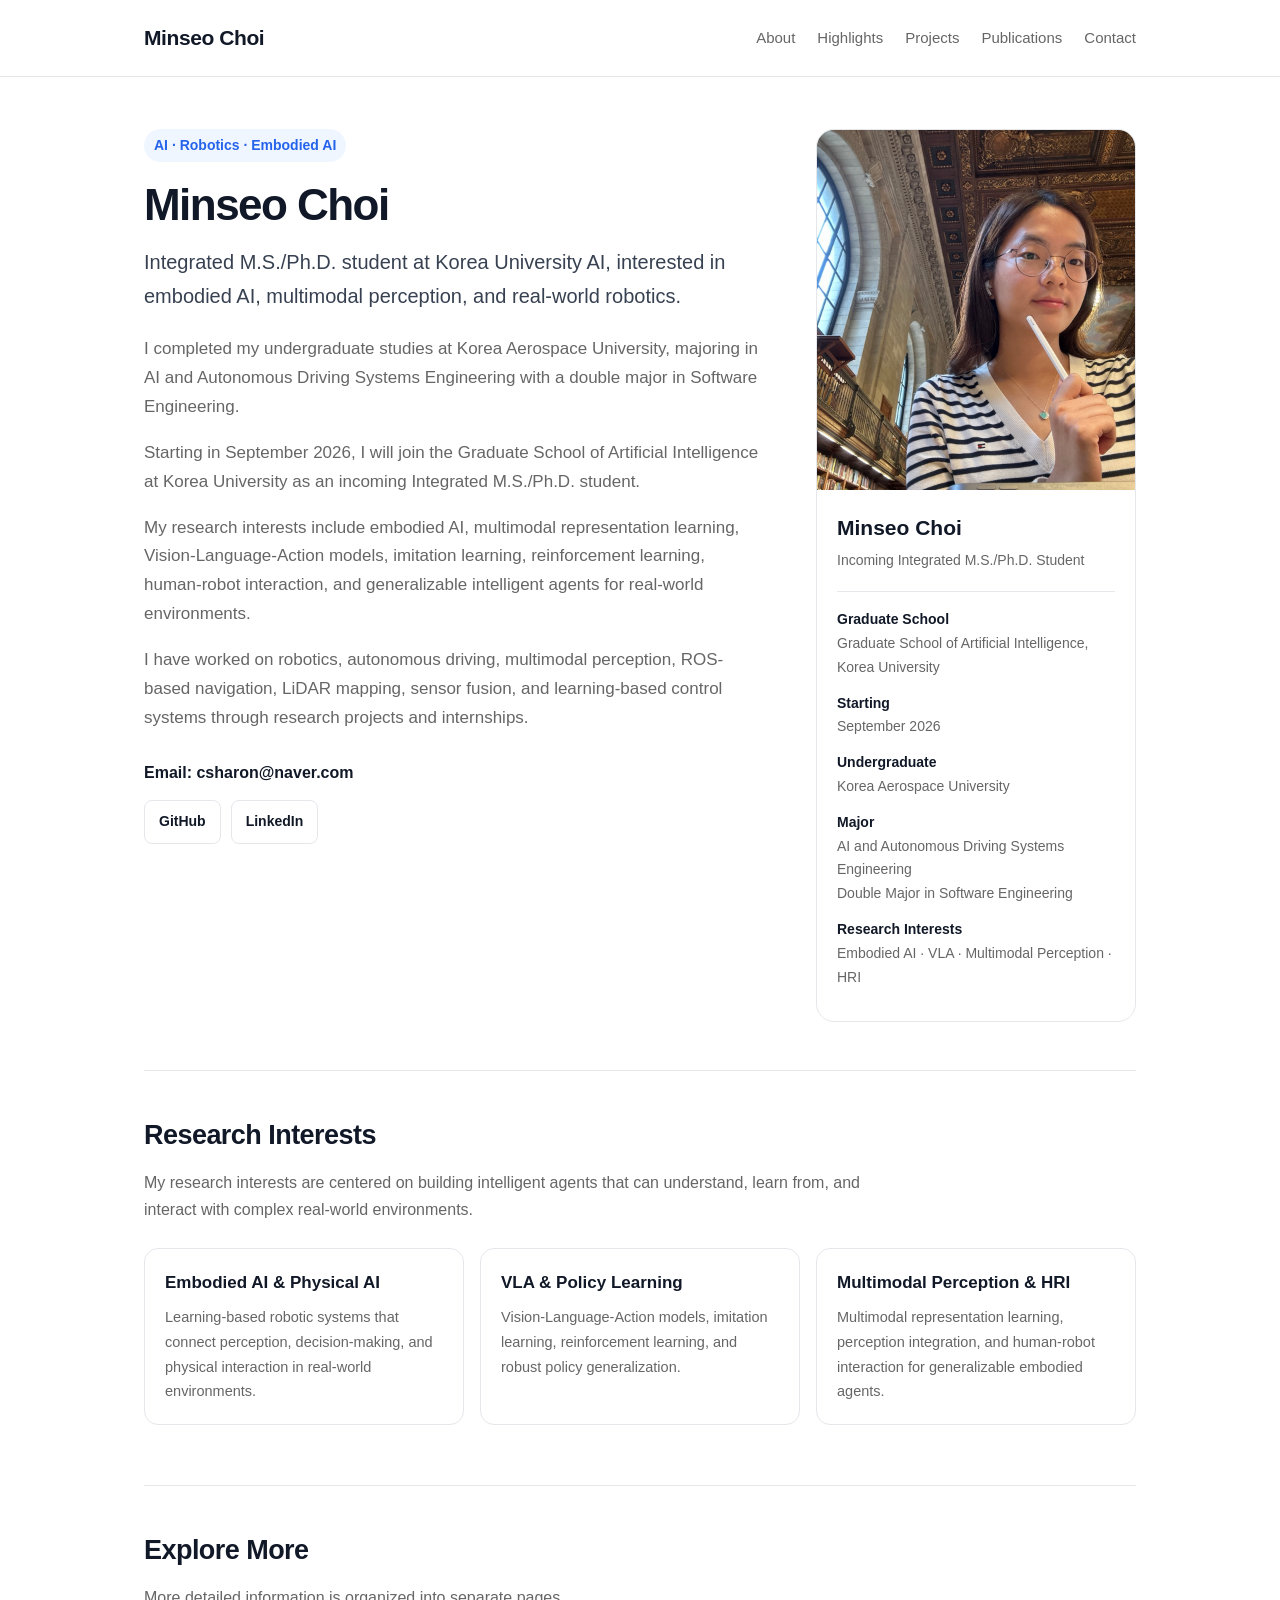
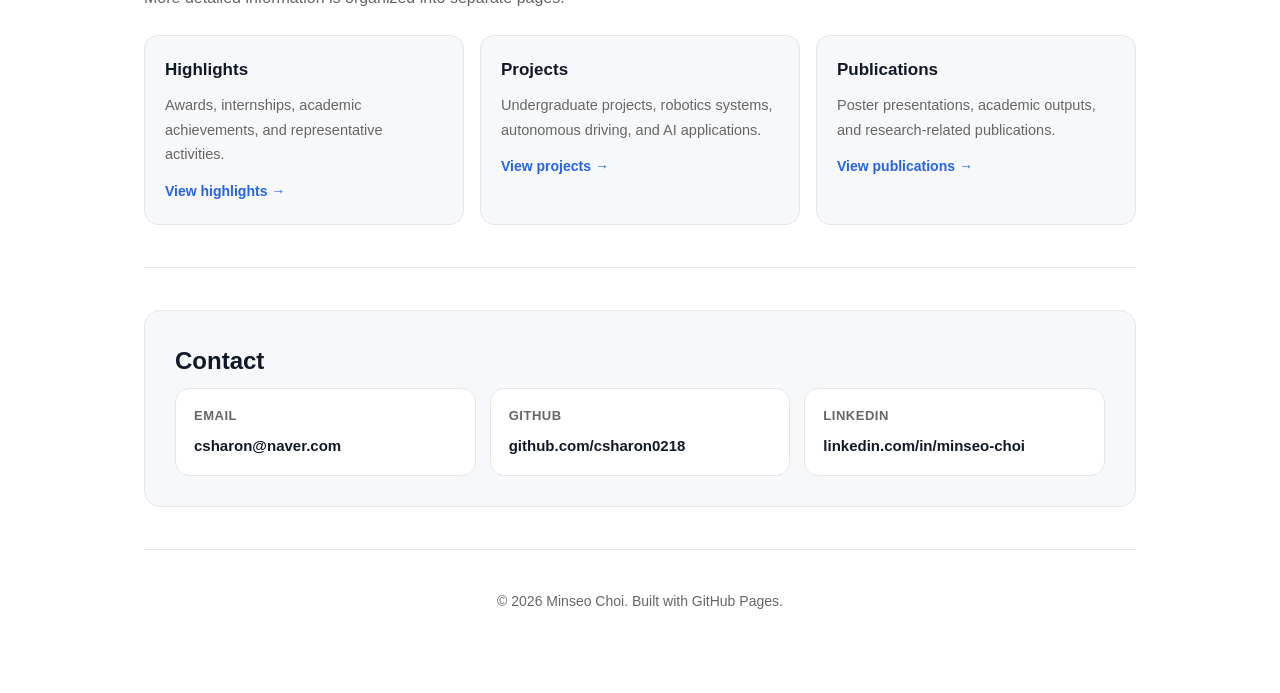
<file: index.html>
<!DOCTYPE html>

<html lang="en">
<head>
  <meta charset="UTF-8" />
  <meta name="viewport" content="width=device-width, initial-scale=1.0" />
  <title>Minseo Choi</title>

  <style>
    :root {
      --bg: #ffffff;
      --text: #222222;
      --muted: #666666;
      --light: #f7f8fa;
      --line: #e5e7eb;
      --blue: #2563eb;
      --blue-soft: #eff6ff;
      --dark: #111827;
    }

    * {
      box-sizing: border-box;
    }

    html {
      scroll-behavior: smooth;
    }

    body {
      margin: 0;
      font-family: -apple-system, BlinkMacSystemFont, "Segoe UI", Roboto, Arial, sans-serif;
      color: var(--text);
      background: var(--bg);
      line-height: 1.7;
    }

    a {
      color: var(--blue);
      text-decoration: none;
    }

    a:hover {
      text-decoration: underline;
    }

    .header {
      border-bottom: 1px solid var(--line);
      background: rgba(255, 255, 255, 0.96);
      position: sticky;
      top: 0;
      z-index: 10;
    }

    .header-inner {
      max-width: 1040px;
      margin: 0 auto;
      padding: 20px 24px;
      display: flex;
      justify-content: space-between;
      align-items: center;
    }

    .site-name {
      font-size: 21px;
      font-weight: 700;
      color: var(--dark);
      letter-spacing: -0.02em;
    }

    .nav {
      display: flex;
      gap: 22px;
      font-size: 15px;
    }

    .nav a {
      color: var(--muted);
      font-weight: 500;
    }

    .nav a:hover {
      color: var(--blue);
      text-decoration: none;
    }

    .container {
      max-width: 1040px;
      margin: 0 auto;
      padding: 52px 24px 80px;
    }

    .intro {
      display: grid;
      grid-template-columns: minmax(0, 1fr) 320px;
      gap: 52px;
      align-items: start;
      padding-bottom: 48px;
      border-bottom: 1px solid var(--line);
    }

    .label {
      display: inline-block;
      padding: 5px 10px;
      margin-bottom: 18px;
      border-radius: 999px;
      background: var(--blue-soft);
      color: var(--blue);
      font-size: 14px;
      font-weight: 600;
    }

    h1 {
      margin: 0 0 14px;
      font-size: 44px;
      line-height: 1.15;
      color: var(--dark);
      letter-spacing: -0.035em;
    }

    .subtitle {
      margin: 0 0 22px;
      font-size: 20px;
      color: #374151;
      max-width: 680px;
    }

    .intro-text {
      margin: 0 0 17px;
      font-size: 17px;
      color: var(--muted);
      max-width: 700px;
    }

    .intro-contact {
      margin-top: 26px;
    }

    .intro-email {
      margin: 0 0 14px;
      font-size: 16px;
      color: var(--muted);
    }

    .intro-email strong {
      color: var(--dark);
    }

    .intro-email a {
      color: var(--dark);
      font-weight: 600;
    }

    .intro-email a:hover {
      color: var(--blue);
      text-decoration: none;
    }

    .hero-links {
      display: flex;
      flex-wrap: wrap;
      gap: 10px;
    }

    .hero-button {
      display: inline-block;
      padding: 9px 14px;
      border: 1px solid var(--line);
      border-radius: 8px;
      font-size: 14px;
      font-weight: 600;
      color: var(--dark);
      background: #ffffff;
      transition: border-color 0.15s ease, color 0.15s ease, transform 0.15s ease;
    }

    .hero-button:hover {
      border-color: var(--blue);
      color: var(--blue);
      transform: translateY(-1px);
      text-decoration: none;
    }

    .profile-card {
      border: 1px solid var(--line);
      border-radius: 18px;
      background: #ffffff;
      overflow: hidden;
    }

    .profile-photo {
      width: 100%;
      height: 360px;
      object-fit: cover;
      object-position: center 55%;
      display: block;
      background: var(--light);
    }

    .profile-body {
      padding: 20px;
    }

    .profile-name {
      font-size: 21px;
      font-weight: 700;
      color: var(--dark);
      margin-bottom: 4px;
    }

    .profile-role {
      font-size: 14px;
      color: var(--muted);
      margin-bottom: 18px;
    }

    .profile-info {
      border-top: 1px solid var(--line);
      padding-top: 16px;
      font-size: 14px;
      color: var(--muted);
    }

    .profile-info p {
      margin: 0 0 12px;
    }

    .profile-info strong {
      color: var(--dark);
    }

    .section {
      padding: 42px 0;
      border-bottom: 1px solid var(--line);
    }

    .section-title {
      margin: 0 0 10px;
      font-size: 27px;
      color: var(--dark);
      letter-spacing: -0.02em;
    }

    .section-desc {
      margin: 0 0 24px;
      color: var(--muted);
      font-size: 16px;
      max-width: 760px;
    }

    .research-grid {
      display: grid;
      grid-template-columns: repeat(3, 1fr);
      gap: 16px;
      margin-bottom: 18px;
    }

    .research-card {
      border: 1px solid var(--line);
      border-radius: 14px;
      padding: 20px;
      background: #ffffff;
    }

    .research-card h3 {
      margin: 0 0 8px;
      font-size: 17px;
      color: var(--dark);
    }

    .research-card p {
      margin: 0;
      font-size: 14.5px;
      color: var(--muted);
    }

    .page-links {
      display: grid;
      grid-template-columns: repeat(3, 1fr);
      gap: 16px;
    }

    .page-card {
      border: 1px solid var(--line);
      border-radius: 14px;
      padding: 20px;
      background: var(--light);
      transition: border-color 0.15s ease, transform 0.15s ease;
    }

    .page-card:hover {
      border-color: var(--blue);
      transform: translateY(-2px);
      text-decoration: none;
    }

    .page-card h3 {
      margin: 0 0 8px;
      font-size: 17px;
      color: var(--dark);
    }

    .page-card p {
      margin: 0 0 10px;
      font-size: 14.5px;
      color: var(--muted);
    }

    .page-card span {
      font-size: 14px;
      font-weight: 700;
      color: var(--blue);
    }

    .contact-box {
      padding: 30px;
      border: 1px solid var(--line);
      border-radius: 16px;
      background: var(--light);
    }

    .contact-box h2 {
      margin: 0 0 6px;
      font-size: 24px;
      color: var(--dark);
    }

    .contact-box p {
      margin: 0 0 20px;
      color: var(--muted);
      font-size: 15px;
      max-width: 680px;
    }

    .contact-methods {
      display: grid;
      grid-template-columns: repeat(3, minmax(0, 1fr));
      gap: 14px;
    }

    .contact-item {
      background: #ffffff;
      border: 1px solid var(--line);
      border-radius: 14px;
      padding: 16px 18px;
    }

    .contact-label {
      display: block;
      margin-bottom: 6px;
      font-size: 13px;
      font-weight: 700;
      color: var(--muted);
      text-transform: uppercase;
      letter-spacing: 0.04em;
    }

    .contact-value {
      font-size: 15px;
      font-weight: 600;
      color: var(--dark);
      word-break: break-all;
    }

    .contact-value a {
      color: var(--dark);
    }

    .contact-value a:hover {
      color: var(--blue);
      text-decoration: none;
    }

    footer {
      margin-top: 40px;
      color: var(--muted);
      font-size: 14px;
      text-align: center;
    }

    @media (max-width: 860px) {
      .header-inner {
        flex-direction: column;
        align-items: flex-start;
        gap: 12px;
      }

      .nav {
        flex-wrap: wrap;
        gap: 14px;
      }

      .intro {
        grid-template-columns: 1fr;
      }

      .profile-card {
        max-width: 380px;
      }

      .research-grid,
      .page-links {
        grid-template-columns: 1fr;
      }

      .contact-methods {
        grid-template-columns: 1fr;
      }

      h1 {
        font-size: 36px;
      }

      .subtitle {
        font-size: 18px;
      }
    }
  </style>

</head>

<body>
  <header class="header">
    <div class="header-inner">
      <a href="index.html" class="site-name">Minseo Choi</a>

  <nav class="nav">
    <a href="index.html">About</a>
    <a href="highlights.html">Highlights</a>
    <a href="projects.html">Projects</a>
    <a href="publications.html">Publications</a>
    <a href="index.html#contact">Contact</a>
  </nav>
</div>

  </header>

  <main class="container">
    <section class="intro" id="about">
      <div>
        <span class="label">AI · Robotics · Embodied AI</span>

    <h1>Minseo Choi</h1>

    <p class="subtitle">
      Integrated M.S./Ph.D. student at Korea University AI,
      interested in embodied AI, multimodal perception, and real-world robotics.
    </p>

    <p class="intro-text">
      I completed my undergraduate studies at Korea Aerospace University,
      majoring in AI and Autonomous Driving Systems Engineering with a double major
      in Software Engineering.
    </p>

    <p class="intro-text">
      Starting in September 2026, I will join the Graduate School of Artificial
      Intelligence at Korea University as an incoming Integrated M.S./Ph.D. student.
    </p>

    <p class="intro-text">
      My research interests include embodied AI, multimodal representation learning,
      Vision-Language-Action models, imitation learning, reinforcement learning,
      human-robot interaction, and generalizable intelligent agents for real-world environments.
    </p>

    <p class="intro-text">
      I have worked on robotics, autonomous driving, multimodal perception,
      ROS-based navigation, LiDAR mapping, sensor fusion, and learning-based control
      systems through research projects and internships.
    </p>

    <div class="intro-contact">
      <p class="intro-email">
        <strong>Email:</strong>
        <a href="mailto:csharon@naver.com">csharon@naver.com</a>
      </p>

      <div class="hero-links">
        <a class="hero-button" href="https://github.com/csharon0218" target="_blank" rel="noopener noreferrer">GitHub</a>
        <a class="hero-button" href="https://www.linkedin.com/in/minseo-choi-4b7939392/" target="_blank" rel="noopener noreferrer">LinkedIn</a>
      </div>
    </div>
  </div>

  <aside class="profile-card">
    <img class="profile-photo" src="assets/img/main.jpg" alt="Minseo Choi profile image">

    <div class="profile-body">
      <div class="profile-name">Minseo Choi</div>
      <div class="profile-role">Incoming Integrated M.S./Ph.D. Student</div>

      <div class="profile-info">
        <p>
          <strong>Graduate School</strong><br>
          Graduate School of Artificial Intelligence,<br>
          Korea University
        </p>
        <p>
          <strong>Starting</strong><br>
          September 2026
        </p>
        <p>
          <strong>Undergraduate</strong><br>
          Korea Aerospace University
        </p>
        <p>
          <strong>Major</strong><br>
          AI and Autonomous Driving Systems Engineering<br>
          Double Major in Software Engineering
        </p>
        <p>
          <strong>Research Interests</strong><br>
          Embodied AI · VLA · Multimodal Perception · HRI
        </p>
      </div>
    </div>
  </aside>
</section>

<section class="section">
  <h2 class="section-title">Research Interests</h2>
  <p class="section-desc">
    My research interests are centered on building intelligent agents that can understand,
    learn from, and interact with complex real-world environments.
  </p>

  <div class="research-grid">
    <article class="research-card">
      <h3>Embodied AI & Physical AI</h3>
      <p>
        Learning-based robotic systems that connect perception, decision-making,
        and physical interaction in real-world environments.
      </p>
    </article>

    <article class="research-card">
      <h3>VLA & Policy Learning</h3>
      <p>
        Vision-Language-Action models, imitation learning, reinforcement learning,
        and robust policy generalization.
      </p>
    </article>

    <article class="research-card">
      <h3>Multimodal Perception & HRI</h3>
      <p>
        Multimodal representation learning, perception integration, and human-robot
        interaction for generalizable embodied agents.
      </p>
    </article>
  </div>
</section>

<section class="section">
  <h2 class="section-title">Explore More</h2>
  <p class="section-desc">
    More detailed information is organized into separate pages.
  </p>

  <div class="page-links">
    <a class="page-card" href="highlights.html">
      <h3>Highlights</h3>
      <p>
        Awards, internships, academic achievements, and representative activities.
      </p>
      <span>View highlights →</span>
    </a>

    <a class="page-card" href="projects.html">
      <h3>Projects</h3>
      <p>
        Undergraduate projects, robotics systems, autonomous driving, and AI applications.
      </p>
      <span>View projects →</span>
    </a>

    <a class="page-card" href="publications.html">
      <h3>Publications</h3>
      <p>
        Poster presentations, academic outputs, and research-related publications.
      </p>
      <span>View publications →</span>
    </a>
  </div>
</section>

<section class="section" id="contact">
  <div class="contact-box">
    <div>
      <h2>Contact</h2>
    </div>

    <div class="contact-methods">
      <div class="contact-item">
        <span class="contact-label">Email</span>
        <div class="contact-value">
          <a href="mailto:csharon@naver.com">csharon@naver.com</a>
        </div>
      </div>

      <div class="contact-item">
        <span class="contact-label">GitHub</span>
        <div class="contact-value">
          <a href="https://github.com/csharon0218" target="_blank" rel="noopener noreferrer">github.com/csharon0218</a>
        </div>
      </div>

      <div class="contact-item">
        <span class="contact-label">LinkedIn</span>
        <div class="contact-value">
          <a href="https://www.linkedin.com/in/minseo-choi-4b7939392/" target="_blank" rel="noopener noreferrer">linkedin.com/in/minseo-choi</a>
        </div>
      </div>
    </div>
  </div>
</section>

<footer>
  © 2026 Minseo Choi. Built with GitHub Pages.
</footer>

  </main>
</body>
</html>
</file>
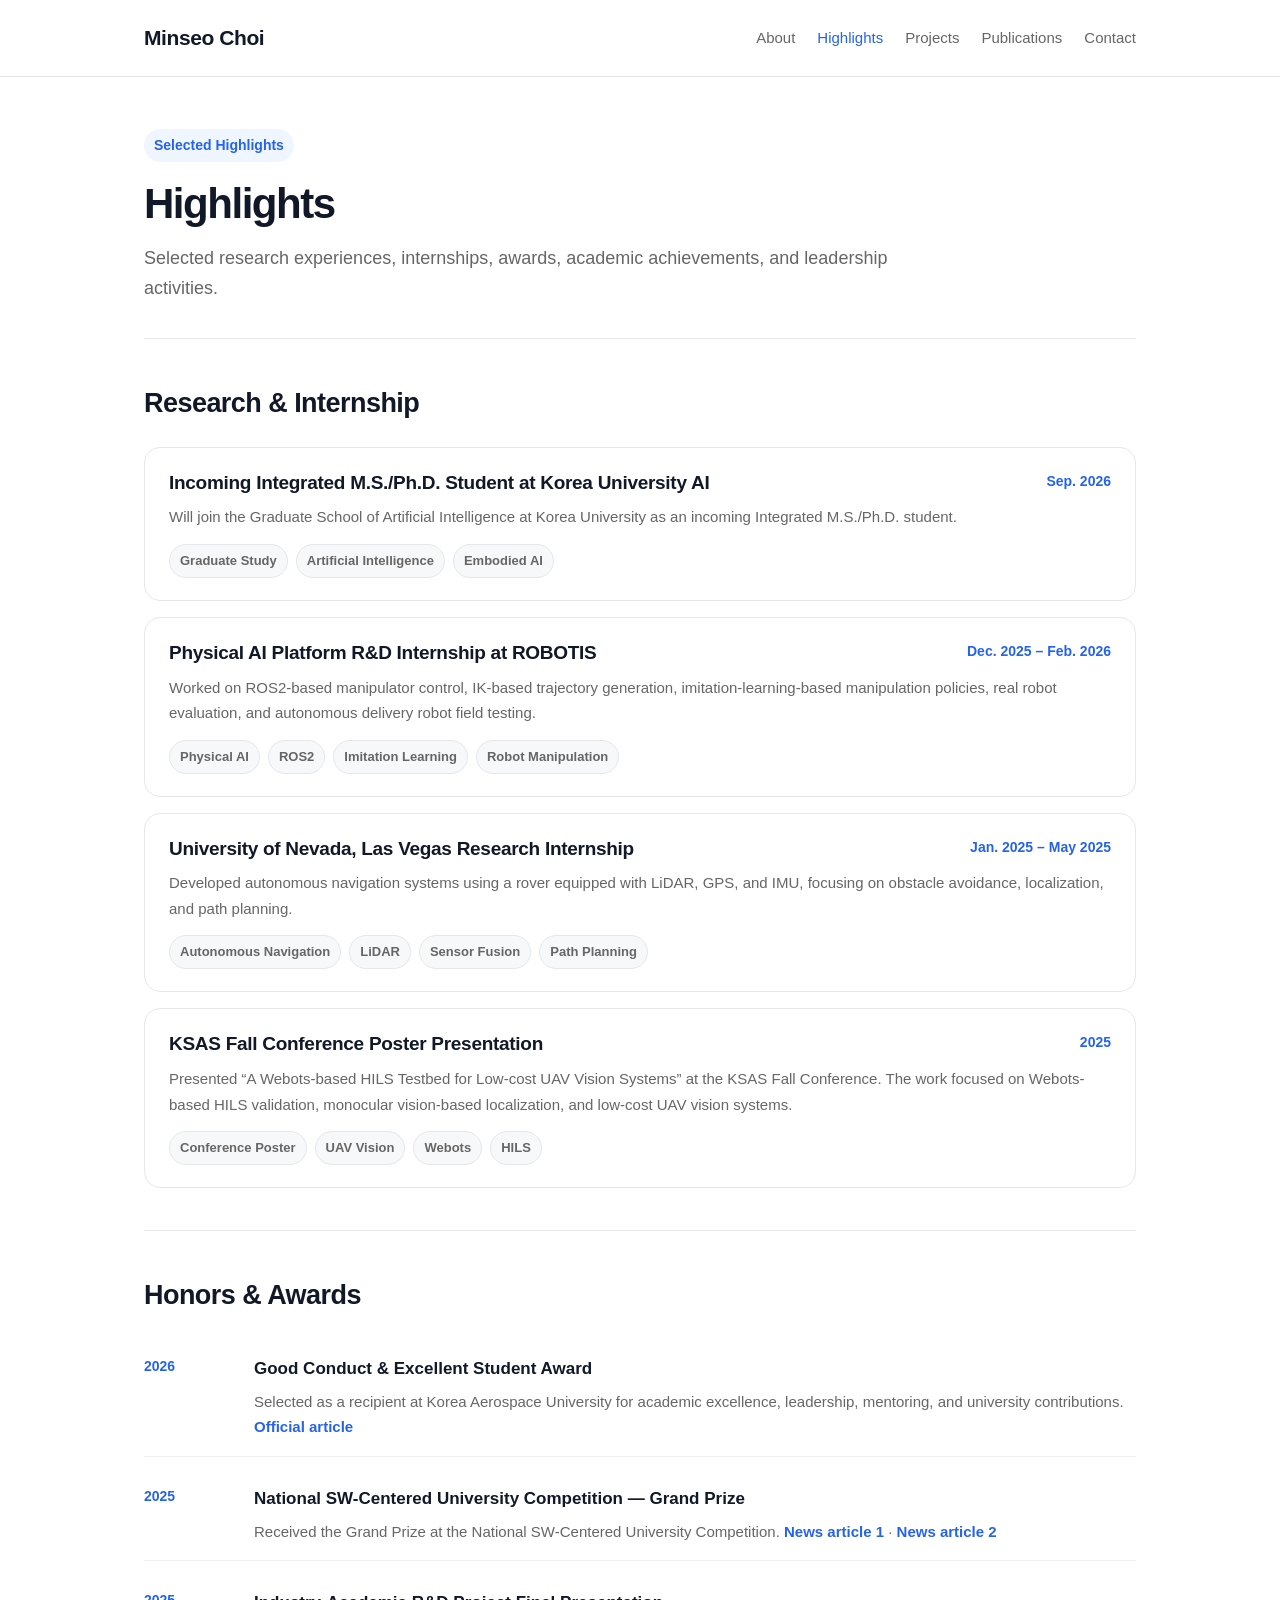
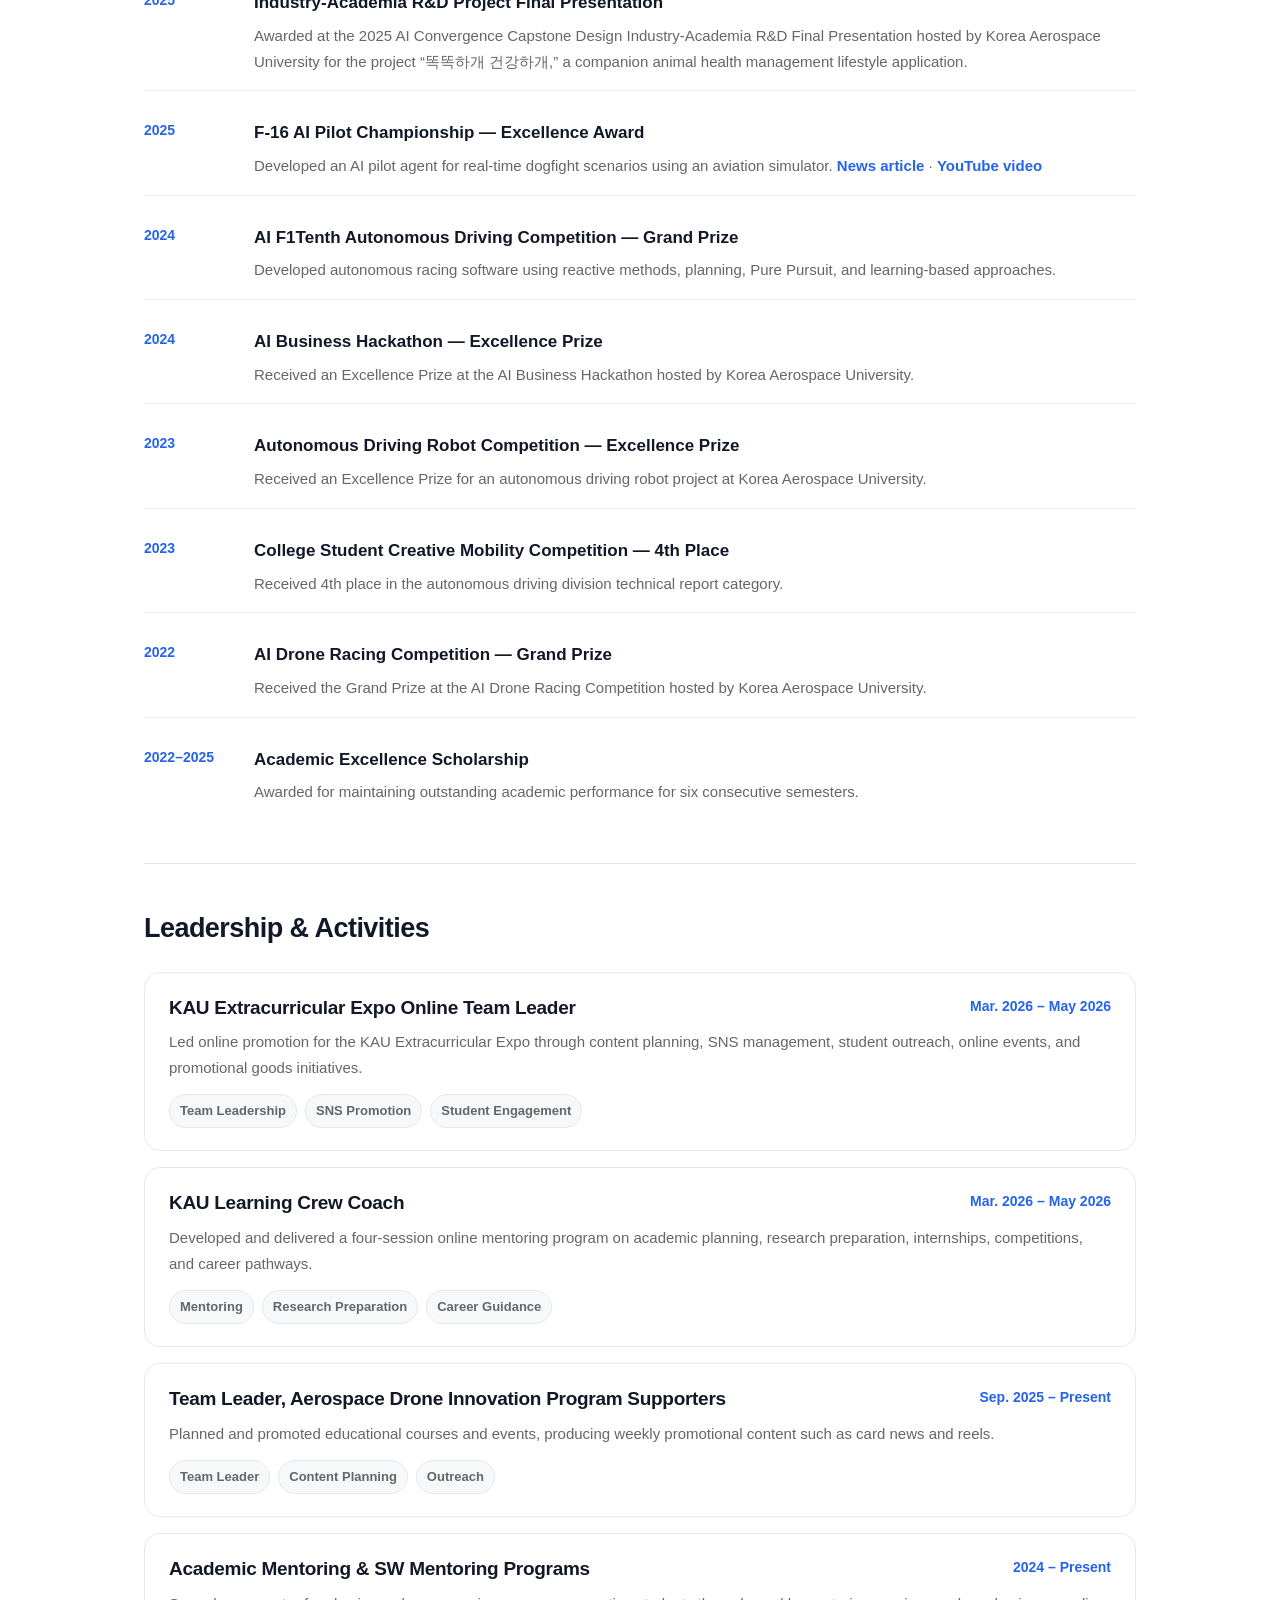
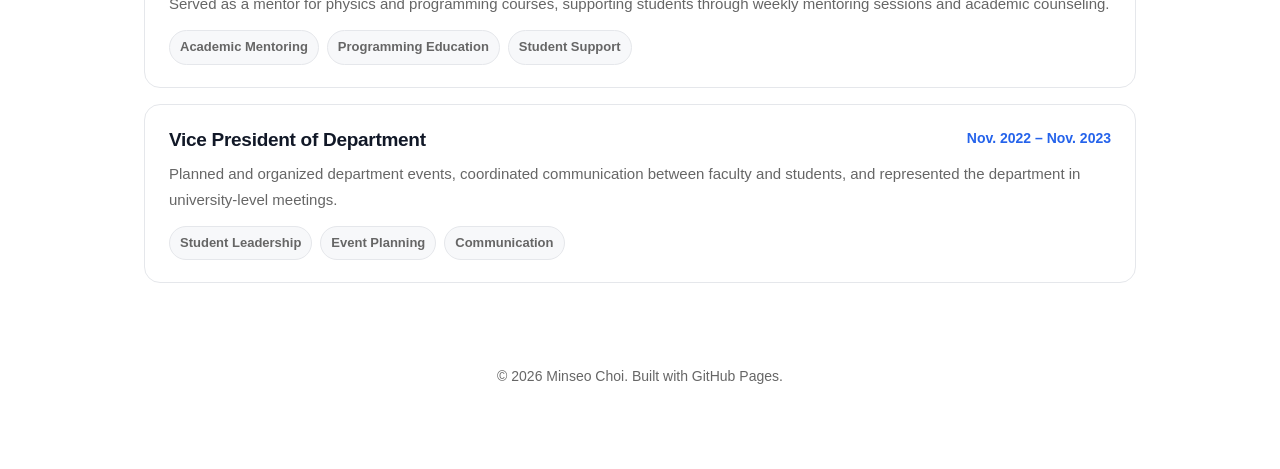
<file: highlights.html>
<!DOCTYPE html>

<html lang="en">
<head>
  <meta charset="UTF-8" />
  <meta name="viewport" content="width=device-width, initial-scale=1.0" />
  <title>Highlights | Minseo Choi</title>

  <style>
    :root {
      --bg: #ffffff;
      --text: #222222;
      --muted: #666666;
      --light: #f7f8fa;
      --line: #e5e7eb;
      --blue: #2563eb;
      --blue-soft: #eff6ff;
      --dark: #111827;
    }

    * {
      box-sizing: border-box;
    }

    body {
      margin: 0;
      font-family: -apple-system, BlinkMacSystemFont, "Segoe UI", Roboto, Arial, sans-serif;
      color: var(--text);
      background: var(--bg);
      line-height: 1.7;
    }

    a {
      color: var(--blue);
      text-decoration: none;
    }

    a:hover {
      text-decoration: underline;
    }

    .header {
      border-bottom: 1px solid var(--line);
      background: rgba(255, 255, 255, 0.96);
      position: sticky;
      top: 0;
      z-index: 10;
    }

    .header-inner {
      max-width: 1040px;
      margin: 0 auto;
      padding: 20px 24px;
      display: flex;
      justify-content: space-between;
      align-items: center;
    }

    .site-name {
      font-size: 21px;
      font-weight: 700;
      color: var(--dark);
      letter-spacing: -0.02em;
    }

    .nav {
      display: flex;
      gap: 22px;
      font-size: 15px;
    }

    .nav a {
      color: var(--muted);
      font-weight: 500;
    }

    .nav a:hover,
    .nav a.active {
      color: var(--blue);
      text-decoration: none;
    }

    .container {
      max-width: 1040px;
      margin: 0 auto;
      padding: 52px 24px 80px;
    }

    .page-title {
      padding-bottom: 34px;
      border-bottom: 1px solid var(--line);
    }

    .label {
      display: inline-block;
      padding: 5px 10px;
      margin-bottom: 18px;
      border-radius: 999px;
      background: var(--blue-soft);
      color: var(--blue);
      font-size: 14px;
      font-weight: 600;
    }

    h1 {
      margin: 0 0 14px;
      font-size: 42px;
      line-height: 1.15;
      color: var(--dark);
      letter-spacing: -0.035em;
    }

    .page-desc {
      margin: 0;
      font-size: 18px;
      color: var(--muted);
      max-width: 760px;
    }

    .section {
      padding: 42px 0;
      border-bottom: 1px solid var(--line);
    }

    .section:last-of-type {
      border-bottom: none;
    }

    .section-title {
      margin: 0 0 20px;
      font-size: 27px;
      color: var(--dark);
      letter-spacing: -0.02em;
    }

    .highlight-list {
      display: grid;
      gap: 16px;
    }

    .highlight-card {
      border: 1px solid var(--line);
      border-radius: 16px;
      padding: 22px 24px;
      background: #ffffff;
    }

    .highlight-top {
      display: flex;
      justify-content: space-between;
      gap: 16px;
      align-items: flex-start;
      margin-bottom: 8px;
    }

    .highlight-card h3 {
      margin: 0;
      font-size: 19px;
      line-height: 1.4;
      color: var(--dark);
      letter-spacing: -0.015em;
    }

    .date {
      flex-shrink: 0;
      font-size: 14px;
      font-weight: 700;
      color: var(--blue);
      white-space: nowrap;
    }

    .highlight-card p {
      margin: 0;
      font-size: 15px;
      color: var(--muted);
    }

    .tag-row {
      display: flex;
      flex-wrap: wrap;
      gap: 8px;
      margin-top: 14px;
    }

    .tag {
      display: inline-block;
      padding: 5px 10px;
      border-radius: 999px;
      background: var(--light);
      border: 1px solid var(--line);
      color: var(--muted);
      font-size: 13px;
      font-weight: 600;
    }

    .award-grid {
      display: grid;
      gap: 12px;
    }

    .award-item {
      display: grid;
      grid-template-columns: 92px 1fr;
      gap: 18px;
      padding: 16px 0;
      border-bottom: 1px solid #f0f0f0;
    }

    .award-item:last-child {
      border-bottom: none;
    }

    .year {
      font-size: 14px;
      font-weight: 700;
      color: var(--blue);
    }

    .award-item h3 {
      margin: 0 0 5px;
      font-size: 17px;
      color: var(--dark);
    }

    .award-item p {
      margin: 0;
      color: var(--muted);
      font-size: 15px;
    }

    .link-inline {
      font-weight: 600;
    }

    footer {
      margin-top: 40px;
      color: var(--muted);
      font-size: 14px;
      text-align: center;
    }

    @media (max-width: 860px) {
      .header-inner {
        flex-direction: column;
        align-items: flex-start;
        gap: 12px;
      }

      .nav {
        flex-wrap: wrap;
        gap: 14px;
      }

      h1 {
        font-size: 36px;
      }

      .page-desc {
        font-size: 17px;
      }

      .highlight-top {
        flex-direction: column;
        gap: 4px;
      }

      .award-item {
        grid-template-columns: 1fr;
        gap: 4px;
      }
    }
  </style>

</head>

<body>
  <header class="header">
    <div class="header-inner">
      <a href="index.html" class="site-name">Minseo Choi</a>

  <nav class="nav">
    <a href="index.html">About</a>
    <a class="active" href="highlights.html">Highlights</a>
    <a href="projects.html">Projects</a>
    <a href="publications.html">Publications</a>
    <a href="index.html#contact">Contact</a>
  </nav>
</div>

  </header>

  <main class="container">
    <section class="page-title">
      <span class="label">Selected Highlights</span>
      <h1>Highlights</h1>
      <p class="page-desc">
        Selected research experiences, internships, awards, academic achievements, and leadership activities.
      </p>
    </section>

<section class="section">
  <h2 class="section-title">Research & Internship</h2>

  <div class="highlight-list">
    <article class="highlight-card">
      <div class="highlight-top">
        <h3>Incoming Integrated M.S./Ph.D. Student at Korea University AI</h3>
        <span class="date">Sep. 2026</span>
      </div>
      <p>
        Will join the Graduate School of Artificial Intelligence at Korea University
        as an incoming Integrated M.S./Ph.D. student.
      </p>
      <div class="tag-row">
        <span class="tag">Graduate Study</span>
        <span class="tag">Artificial Intelligence</span>
        <span class="tag">Embodied AI</span>
      </div>
    </article>

    <article class="highlight-card">
      <div class="highlight-top">
        <h3>Physical AI Platform R&D Internship at ROBOTIS</h3>
        <span class="date">Dec. 2025 – Feb. 2026</span>
      </div>
      <p>
        Worked on ROS2-based manipulator control, IK-based trajectory generation,
        imitation-learning-based manipulation policies, real robot evaluation, and
        autonomous delivery robot field testing.
      </p>
      <div class="tag-row">
        <span class="tag">Physical AI</span>
        <span class="tag">ROS2</span>
        <span class="tag">Imitation Learning</span>
        <span class="tag">Robot Manipulation</span>
      </div>
    </article>

    <article class="highlight-card">
      <div class="highlight-top">
        <h3>University of Nevada, Las Vegas Research Internship</h3>
        <span class="date">Jan. 2025 – May 2025</span>
      </div>
      <p>
        Developed autonomous navigation systems using a rover equipped with LiDAR,
        GPS, and IMU, focusing on obstacle avoidance, localization, and path planning.
      </p>
      <div class="tag-row">
        <span class="tag">Autonomous Navigation</span>
        <span class="tag">LiDAR</span>
        <span class="tag">Sensor Fusion</span>
        <span class="tag">Path Planning</span>
      </div>
    </article>

    <article class="highlight-card">
      <div class="highlight-top">
        <h3>KSAS Fall Conference Poster Presentation</h3>
        <span class="date">2025</span>
      </div>
      <p>
        Presented “A Webots-based HILS Testbed for Low-cost UAV Vision Systems”
        at the KSAS Fall Conference. The work focused on Webots-based HILS validation,
        monocular vision-based localization, and low-cost UAV vision systems.
      </p>
      <div class="tag-row">
        <span class="tag">Conference Poster</span>
        <span class="tag">UAV Vision</span>
        <span class="tag">Webots</span>
        <span class="tag">HILS</span>
      </div>
    </article>
  </div>
</section>

<section class="section">
  <h2 class="section-title">Honors & Awards</h2>

  <div class="award-grid">
    <div class="award-item">
      <div class="year">2026</div>
      <div>
        <h3>Good Conduct & Excellent Student Award</h3>
        <p>
          Selected as a recipient at Korea Aerospace University for academic excellence,
          leadership, mentoring, and university contributions.
          <a class="link-inline" href="https://kaunews.kau.ac.kr/pages/news.php?searchkey=&searchvalue=&code=s1101&page=&selstrdate=&selenddate=&mode=read&seq=3666" target="_blank">Official article</a>
        </p>
      </div>
    </div>

    <div class="award-item">
      <div class="year">2025</div>
      <div>
        <h3>National SW-Centered University Competition — Grand Prize</h3>
        <p>
          Received the Grand Prize at the National SW-Centered University Competition.
          <a class="link-inline" href="https://news.unn.net/news/articleView.html?idxno=586910" target="_blank">News article 1</a>
          ·
          <a class="link-inline" href="https://edu.donga.com/news/articleView.html?idxno=99483" target="_blank">News article 2</a>
        </p>
      </div>
    </div>

    <div class="award-item">
      <div class="year">2025</div>
      <div>
        <h3>Industry-Academia R&D Project Final Presentation</h3>
        <p>
          Awarded at the 2025 AI Convergence Capstone Design Industry-Academia R&D
          Final Presentation hosted by Korea Aerospace University for the project
          “똑똑하개 건강하개,” a companion animal health management lifestyle application.
        </p>
      </div>
    </div>

    <div class="award-item">
      <div class="year">2025</div>
      <div>
        <h3>F-16 AI Pilot Championship — Excellence Award</h3>
        <p>
          Developed an AI pilot agent for real-time dogfight scenarios using an aviation simulator.
          <a class="link-inline" href="https://www.smarttimes.co.kr/news/articleView.html?idxno=37518" target="_blank">News article</a>
          ·
          <a class="link-inline" href="https://www.youtube.com/watch?v=SqKy6onU178" target="_blank">YouTube video</a>
        </p>
      </div>
    </div>

    <div class="award-item">
      <div class="year">2024</div>
      <div>
        <h3>AI F1Tenth Autonomous Driving Competition — Grand Prize</h3>
        <p>
          Developed autonomous racing software using reactive methods, planning, Pure Pursuit,
          and learning-based approaches.
        </p>
      </div>
    </div>

    <div class="award-item">
      <div class="year">2024</div>
      <div>
        <h3>AI Business Hackathon — Excellence Prize</h3>
        <p>
          Received an Excellence Prize at the AI Business Hackathon hosted by Korea Aerospace University.
        </p>
      </div>
    </div>

    <div class="award-item">
      <div class="year">2023</div>
      <div>
        <h3>Autonomous Driving Robot Competition — Excellence Prize</h3>
        <p>
          Received an Excellence Prize for an autonomous driving robot project at Korea Aerospace University.
        </p>
      </div>
    </div>

    <div class="award-item">
      <div class="year">2023</div>
      <div>
        <h3>College Student Creative Mobility Competition — 4th Place</h3>
        <p>
          Received 4th place in the autonomous driving division technical report category.
        </p>
      </div>
    </div>

    <div class="award-item">
      <div class="year">2022</div>
      <div>
        <h3>AI Drone Racing Competition — Grand Prize</h3>
        <p>
          Received the Grand Prize at the AI Drone Racing Competition hosted by Korea Aerospace University.
        </p>
      </div>
    </div>

    <div class="award-item">
      <div class="year">2022–2025</div>
      <div>
        <h3>Academic Excellence Scholarship</h3>
        <p>
          Awarded for maintaining outstanding academic performance for six consecutive semesters.
        </p>
      </div>
    </div>
  </div>
</section>

<section class="section">
  <h2 class="section-title">Leadership & Activities</h2>

  <div class="highlight-list">
    <article class="highlight-card">
      <div class="highlight-top">
        <h3>KAU Extracurricular Expo Online Team Leader</h3>
        <span class="date">Mar. 2026 – May 2026</span>
      </div>
      <p>
        Led online promotion for the KAU Extracurricular Expo through content planning,
        SNS management, student outreach, online events, and promotional goods initiatives.
      </p>
      <div class="tag-row">
        <span class="tag">Team Leadership</span>
        <span class="tag">SNS Promotion</span>
        <span class="tag">Student Engagement</span>
      </div>
    </article>

    <article class="highlight-card">
      <div class="highlight-top">
        <h3>KAU Learning Crew Coach</h3>
        <span class="date">Mar. 2026 – May 2026</span>
      </div>
      <p>
        Developed and delivered a four-session online mentoring program on academic planning,
        research preparation, internships, competitions, and career pathways.
      </p>
      <div class="tag-row">
        <span class="tag">Mentoring</span>
        <span class="tag">Research Preparation</span>
        <span class="tag">Career Guidance</span>
      </div>
    </article>

    <article class="highlight-card">
      <div class="highlight-top">
        <h3>Team Leader, Aerospace Drone Innovation Program Supporters</h3>
        <span class="date">Sep. 2025 – Present</span>
      </div>
      <p>
        Planned and promoted educational courses and events, producing weekly promotional
        content such as card news and reels.
      </p>
      <div class="tag-row">
        <span class="tag">Team Leader</span>
        <span class="tag">Content Planning</span>
        <span class="tag">Outreach</span>
      </div>
    </article>

    <article class="highlight-card">
      <div class="highlight-top">
        <h3>Academic Mentoring & SW Mentoring Programs</h3>
        <span class="date">2024 – Present</span>
      </div>
      <p>
        Served as a mentor for physics and programming courses, supporting students through
        weekly mentoring sessions and academic counseling.
      </p>
      <div class="tag-row">
        <span class="tag">Academic Mentoring</span>
        <span class="tag">Programming Education</span>
        <span class="tag">Student Support</span>
      </div>
    </article>

    <article class="highlight-card">
      <div class="highlight-top">
        <h3>Vice President of Department</h3>
        <span class="date">Nov. 2022 – Nov. 2023</span>
      </div>
      <p>
        Planned and organized department events, coordinated communication between faculty
        and students, and represented the department in university-level meetings.
      </p>
      <div class="tag-row">
        <span class="tag">Student Leadership</span>
        <span class="tag">Event Planning</span>
        <span class="tag">Communication</span>
      </div>
    </article>
  </div>
</section>
    
<footer>
  © 2026 Minseo Choi. Built with GitHub Pages.
</footer>

  </main>
</body>
</html>
</file>
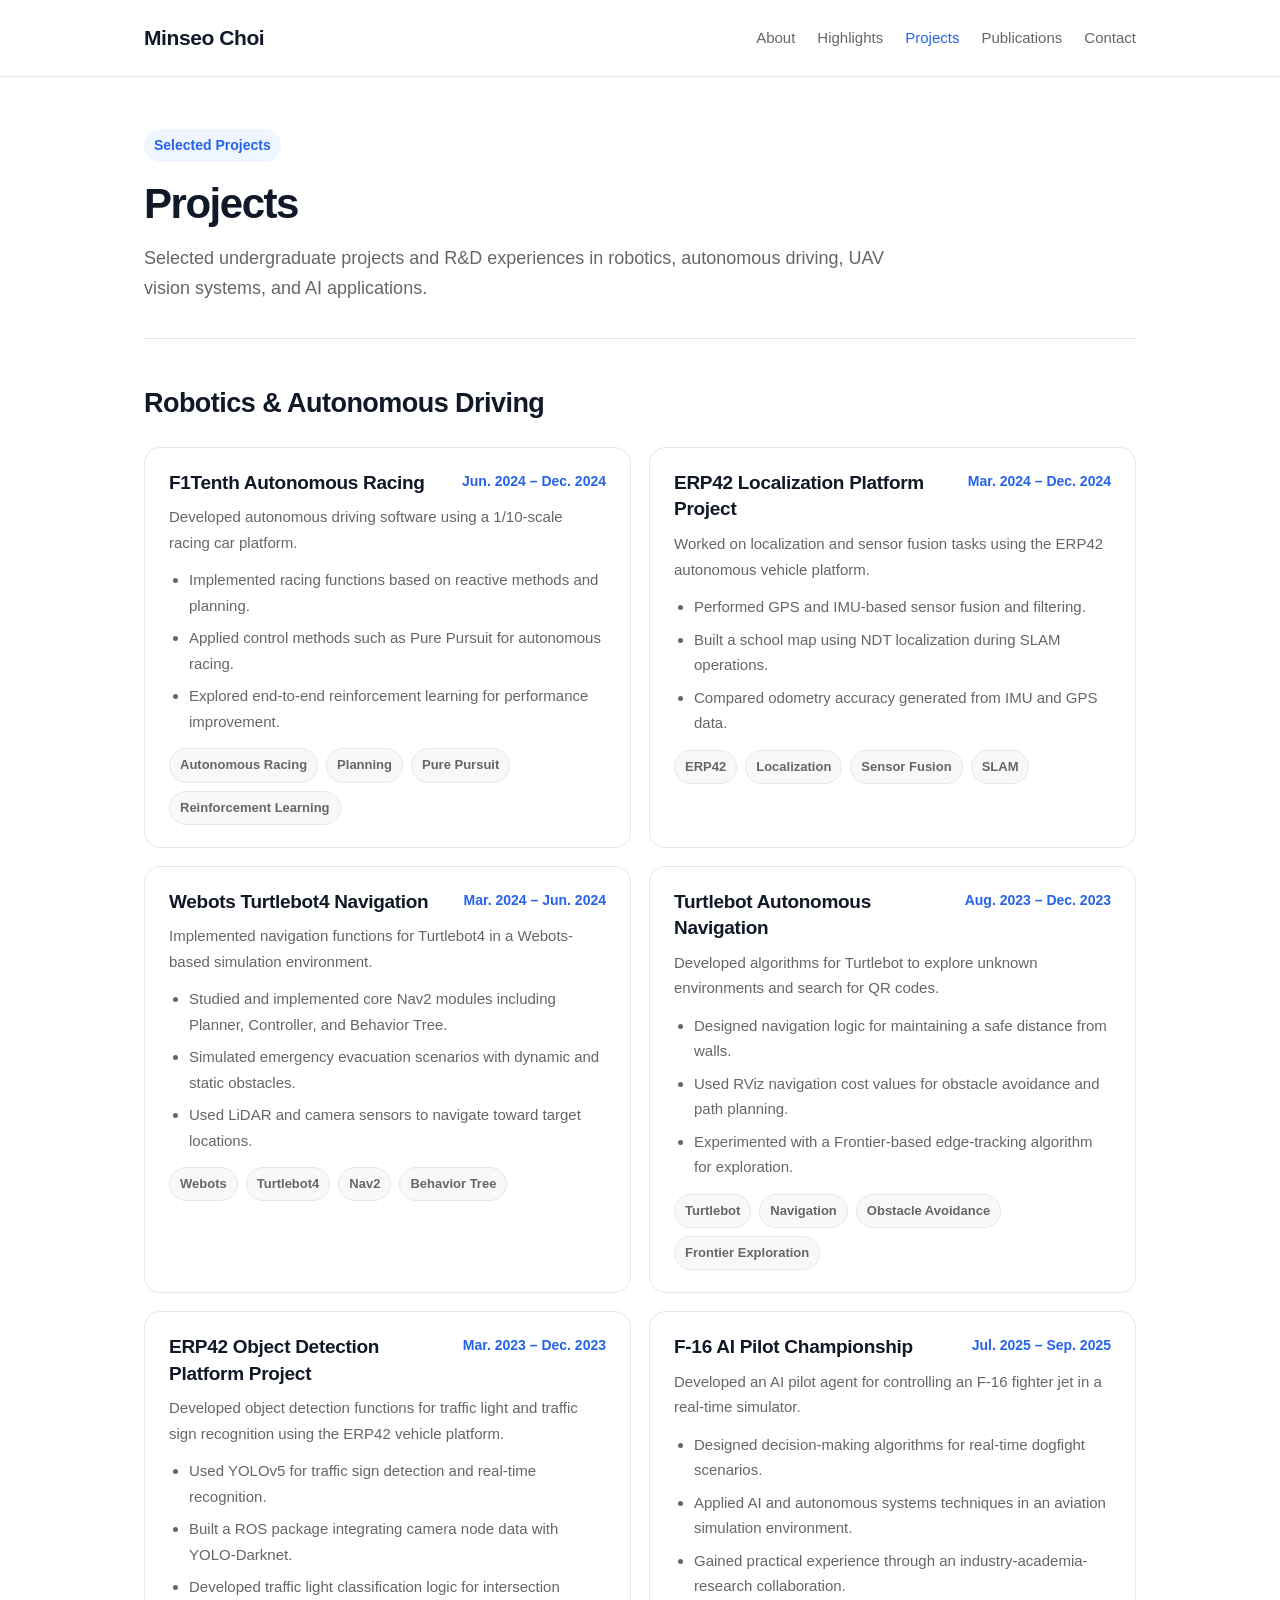
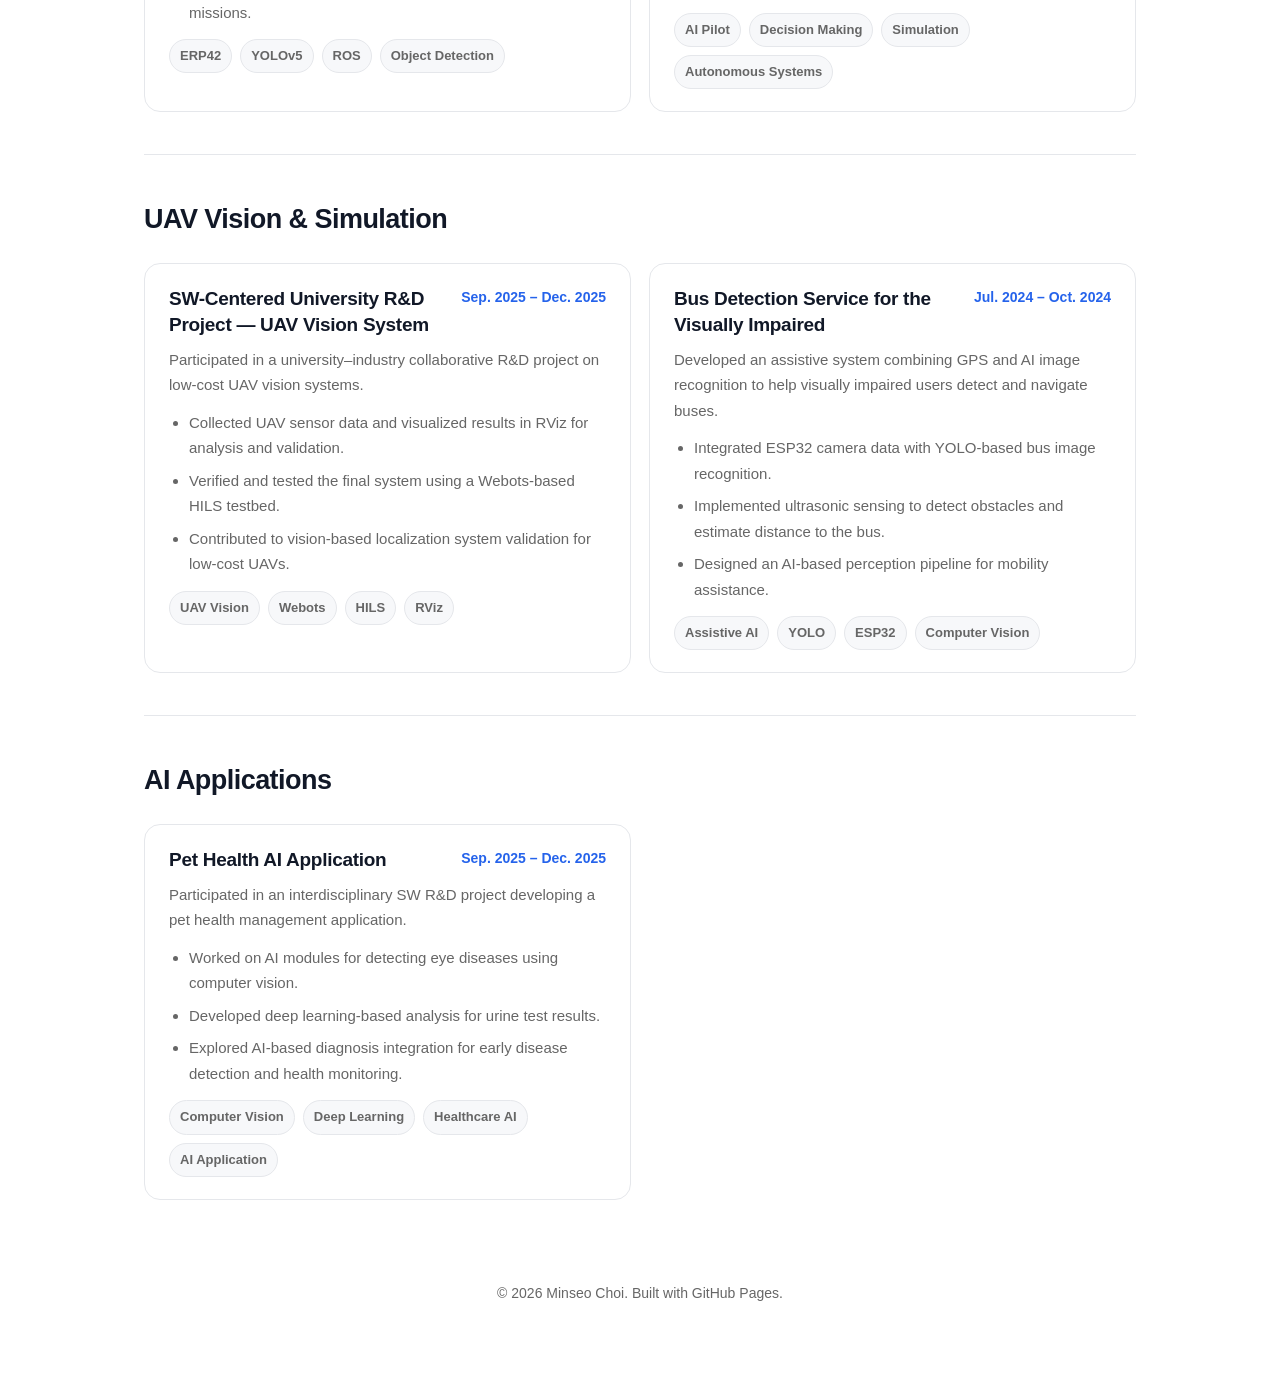
<file: projects.html>
<!DOCTYPE html>

<html lang="en">
<head>
  <meta charset="UTF-8" />
  <meta name="viewport" content="width=device-width, initial-scale=1.0" />
  <title>Projects | Minseo Choi</title>

  <style>
    :root {
      --bg: #ffffff;
      --text: #222222;
      --muted: #666666;
      --light: #f7f8fa;
      --line: #e5e7eb;
      --blue: #2563eb;
      --blue-soft: #eff6ff;
      --dark: #111827;
    }

    * {
      box-sizing: border-box;
    }

    body {
      margin: 0;
      font-family: -apple-system, BlinkMacSystemFont, "Segoe UI", Roboto, Arial, sans-serif;
      color: var(--text);
      background: var(--bg);
      line-height: 1.7;
    }

    a {
      color: var(--blue);
      text-decoration: none;
    }

    a:hover {
      text-decoration: underline;
    }

    .header {
      border-bottom: 1px solid var(--line);
      background: rgba(255, 255, 255, 0.96);
      position: sticky;
      top: 0;
      z-index: 10;
    }

    .header-inner {
      max-width: 1040px;
      margin: 0 auto;
      padding: 20px 24px;
      display: flex;
      justify-content: space-between;
      align-items: center;
    }

    .site-name {
      font-size: 21px;
      font-weight: 700;
      color: var(--dark);
      letter-spacing: -0.02em;
    }

    .nav {
      display: flex;
      gap: 22px;
      font-size: 15px;
    }

    .nav a {
      color: var(--muted);
      font-weight: 500;
    }

    .nav a:hover,
    .nav a.active {
      color: var(--blue);
      text-decoration: none;
    }

    .container {
      max-width: 1040px;
      margin: 0 auto;
      padding: 52px 24px 80px;
    }

    .page-title {
      padding-bottom: 34px;
      border-bottom: 1px solid var(--line);
    }

    .label {
      display: inline-block;
      padding: 5px 10px;
      margin-bottom: 18px;
      border-radius: 999px;
      background: var(--blue-soft);
      color: var(--blue);
      font-size: 14px;
      font-weight: 600;
    }

    h1 {
      margin: 0 0 14px;
      font-size: 42px;
      line-height: 1.15;
      color: var(--dark);
      letter-spacing: -0.035em;
    }

    .page-desc {
      margin: 0;
      font-size: 18px;
      color: var(--muted);
      max-width: 760px;
    }

    .section {
      padding: 42px 0;
      border-bottom: 1px solid var(--line);
    }

    .section:last-of-type {
      border-bottom: none;
    }

    .section-title {
      margin: 0 0 20px;
      font-size: 27px;
      color: var(--dark);
      letter-spacing: -0.02em;
    }

    .project-grid {
      display: grid;
      grid-template-columns: repeat(2, minmax(0, 1fr));
      gap: 18px;
    }

    .project-card {
      border: 1px solid var(--line);
      border-radius: 16px;
      padding: 22px 24px;
      background: #ffffff;
    }

    .project-top {
      display: flex;
      justify-content: space-between;
      gap: 16px;
      align-items: flex-start;
      margin-bottom: 8px;
    }

    .project-card h3 {
      margin: 0;
      font-size: 19px;
      line-height: 1.4;
      color: var(--dark);
      letter-spacing: -0.015em;
    }

    .date {
      flex-shrink: 0;
      font-size: 14px;
      font-weight: 700;
      color: var(--blue);
      white-space: nowrap;
    }

    .project-card p {
      margin: 0 0 12px;
      font-size: 15px;
      color: var(--muted);
    }

    .project-card ul {
      margin: 0;
      padding-left: 20px;
      color: var(--muted);
      font-size: 15px;
    }

    .project-card li {
      margin-bottom: 7px;
    }

    .tag-row {
      display: flex;
      flex-wrap: wrap;
      gap: 8px;
      margin-top: 14px;
    }

    .tag {
      display: inline-block;
      padding: 5px 10px;
      border-radius: 999px;
      background: var(--light);
      border: 1px solid var(--line);
      color: var(--muted);
      font-size: 13px;
      font-weight: 600;
    }

    footer {
      margin-top: 40px;
      color: var(--muted);
      font-size: 14px;
      text-align: center;
    }

    @media (max-width: 860px) {
      .header-inner {
        flex-direction: column;
        align-items: flex-start;
        gap: 12px;
      }

      .nav {
        flex-wrap: wrap;
        gap: 14px;
      }

      h1 {
        font-size: 36px;
      }

      .page-desc {
        font-size: 17px;
      }

      .project-grid {
        grid-template-columns: 1fr;
      }

      .project-top {
        flex-direction: column;
        gap: 4px;
      }
    }
  </style>

</head>

<body>
  <header class="header">
    <div class="header-inner">
      <a href="index.html" class="site-name">Minseo Choi</a>

  <nav class="nav">
    <a href="index.html">About</a>
    <a href="highlights.html">Highlights</a>
    <a class="active" href="projects.html">Projects</a>
    <a href="publications.html">Publications</a>
    <a href="index.html#contact">Contact</a>
  </nav>
</div>

  </header>

  <main class="container">
    <section class="page-title">
      <span class="label">Selected Projects</span>
      <h1>Projects</h1>
      <p class="page-desc">
        Selected undergraduate projects and R&D experiences in robotics, autonomous driving,
        UAV vision systems, and AI applications.
      </p>
    </section>

<section class="section">
  <h2 class="section-title">Robotics & Autonomous Driving</h2>

  <div class="project-grid">
    <article class="project-card">
      <div class="project-top">
        <h3>F1Tenth Autonomous Racing</h3>
        <span class="date">Jun. 2024 – Dec. 2024</span>
      </div>
      <p>
        Developed autonomous driving software using a 1/10-scale racing car platform.
      </p>
      <ul>
        <li>Implemented racing functions based on reactive methods and planning.</li>
        <li>Applied control methods such as Pure Pursuit for autonomous racing.</li>
        <li>Explored end-to-end reinforcement learning for performance improvement.</li>
      </ul>
      <div class="tag-row">
        <span class="tag">Autonomous Racing</span>
        <span class="tag">Planning</span>
        <span class="tag">Pure Pursuit</span>
        <span class="tag">Reinforcement Learning</span>
      </div>
    </article>

    <article class="project-card">
      <div class="project-top">
        <h3>ERP42 Localization Platform Project</h3>
        <span class="date">Mar. 2024 – Dec. 2024</span>
      </div>
      <p>
        Worked on localization and sensor fusion tasks using the ERP42 autonomous vehicle platform.
      </p>
      <ul>
        <li>Performed GPS and IMU-based sensor fusion and filtering.</li>
        <li>Built a school map using NDT localization during SLAM operations.</li>
        <li>Compared odometry accuracy generated from IMU and GPS data.</li>
      </ul>
      <div class="tag-row">
        <span class="tag">ERP42</span>
        <span class="tag">Localization</span>
        <span class="tag">Sensor Fusion</span>
        <span class="tag">SLAM</span>
      </div>
    </article>

    <article class="project-card">
      <div class="project-top">
        <h3>Webots Turtlebot4 Navigation</h3>
        <span class="date">Mar. 2024 – Jun. 2024</span>
      </div>
      <p>
        Implemented navigation functions for Turtlebot4 in a Webots-based simulation environment.
      </p>
      <ul>
        <li>Studied and implemented core Nav2 modules including Planner, Controller, and Behavior Tree.</li>
        <li>Simulated emergency evacuation scenarios with dynamic and static obstacles.</li>
        <li>Used LiDAR and camera sensors to navigate toward target locations.</li>
      </ul>
      <div class="tag-row">
        <span class="tag">Webots</span>
        <span class="tag">Turtlebot4</span>
        <span class="tag">Nav2</span>
        <span class="tag">Behavior Tree</span>
      </div>
    </article>

    <article class="project-card">
      <div class="project-top">
        <h3>Turtlebot Autonomous Navigation</h3>
        <span class="date">Aug. 2023 – Dec. 2023</span>
      </div>
      <p>
        Developed algorithms for Turtlebot to explore unknown environments and search for QR codes.
      </p>
      <ul>
        <li>Designed navigation logic for maintaining a safe distance from walls.</li>
        <li>Used RViz navigation cost values for obstacle avoidance and path planning.</li>
        <li>Experimented with a Frontier-based edge-tracking algorithm for exploration.</li>
      </ul>
      <div class="tag-row">
        <span class="tag">Turtlebot</span>
        <span class="tag">Navigation</span>
        <span class="tag">Obstacle Avoidance</span>
        <span class="tag">Frontier Exploration</span>
      </div>
    </article>

    <article class="project-card">
      <div class="project-top">
        <h3>ERP42 Object Detection Platform Project</h3>
        <span class="date">Mar. 2023 – Dec. 2023</span>
      </div>
      <p>
        Developed object detection functions for traffic light and traffic sign recognition
        using the ERP42 vehicle platform.
      </p>
      <ul>
        <li>Used YOLOv5 for traffic sign detection and real-time recognition.</li>
        <li>Built a ROS package integrating camera node data with YOLO-Darknet.</li>
        <li>Developed traffic light classification logic for intersection missions.</li>
      </ul>
      <div class="tag-row">
        <span class="tag">ERP42</span>
        <span class="tag">YOLOv5</span>
        <span class="tag">ROS</span>
        <span class="tag">Object Detection</span>
      </div>
    </article>

    <article class="project-card">
      <div class="project-top">
        <h3>F-16 AI Pilot Championship</h3>
        <span class="date">Jul. 2025 – Sep. 2025</span>
      </div>
      <p>
        Developed an AI pilot agent for controlling an F-16 fighter jet in a real-time simulator.
      </p>
      <ul>
        <li>Designed decision-making algorithms for real-time dogfight scenarios.</li>
        <li>Applied AI and autonomous systems techniques in an aviation simulation environment.</li>
        <li>Gained practical experience through an industry-academia-research collaboration.</li>
      </ul>
      <div class="tag-row">
        <span class="tag">AI Pilot</span>
        <span class="tag">Decision Making</span>
        <span class="tag">Simulation</span>
        <span class="tag">Autonomous Systems</span>
      </div>
    </article>
  </div>
</section>

<section class="section">
  <h2 class="section-title">UAV Vision & Simulation</h2>

  <div class="project-grid">
    <article class="project-card">
      <div class="project-top">
        <h3>SW-Centered University R&D Project — UAV Vision System</h3>
        <span class="date">Sep. 2025 – Dec. 2025</span>
      </div>
      <p>
        Participated in a university–industry collaborative R&D project on low-cost UAV vision systems.
      </p>
      <ul>
        <li>Collected UAV sensor data and visualized results in RViz for analysis and validation.</li>
        <li>Verified and tested the final system using a Webots-based HILS testbed.</li>
        <li>Contributed to vision-based localization system validation for low-cost UAVs.</li>
      </ul>
      <div class="tag-row">
        <span class="tag">UAV Vision</span>
        <span class="tag">Webots</span>
        <span class="tag">HILS</span>
        <span class="tag">RViz</span>
      </div>
    </article>

    <article class="project-card">
      <div class="project-top">
        <h3>Bus Detection Service for the Visually Impaired</h3>
        <span class="date">Jul. 2024 – Oct. 2024</span>
      </div>
      <p>
        Developed an assistive system combining GPS and AI image recognition to help
        visually impaired users detect and navigate buses.
      </p>
      <ul>
        <li>Integrated ESP32 camera data with YOLO-based bus image recognition.</li>
        <li>Implemented ultrasonic sensing to detect obstacles and estimate distance to the bus.</li>
        <li>Designed an AI-based perception pipeline for mobility assistance.</li>
      </ul>
      <div class="tag-row">
        <span class="tag">Assistive AI</span>
        <span class="tag">YOLO</span>
        <span class="tag">ESP32</span>
        <span class="tag">Computer Vision</span>
      </div>
    </article>
  </div>
</section>

<section class="section">
  <h2 class="section-title">AI Applications</h2>

  <div class="project-grid">
    <article class="project-card">
      <div class="project-top">
        <h3>Pet Health AI Application</h3>
        <span class="date">Sep. 2025 – Dec. 2025</span>
      </div>
      <p>
        Participated in an interdisciplinary SW R&D project developing a pet health
        management application.
      </p>
      <ul>
        <li>Worked on AI modules for detecting eye diseases using computer vision.</li>
        <li>Developed deep learning-based analysis for urine test results.</li>
        <li>Explored AI-based diagnosis integration for early disease detection and health monitoring.</li>
      </ul>
      <div class="tag-row">
        <span class="tag">Computer Vision</span>
        <span class="tag">Deep Learning</span>
        <span class="tag">Healthcare AI</span>
        <span class="tag">AI Application</span>
      </div>
    </article>
  </div>
</section>
    
<footer>
  © 2026 Minseo Choi. Built with GitHub Pages.
</footer>

  </main>
</body>
</html>
</file>
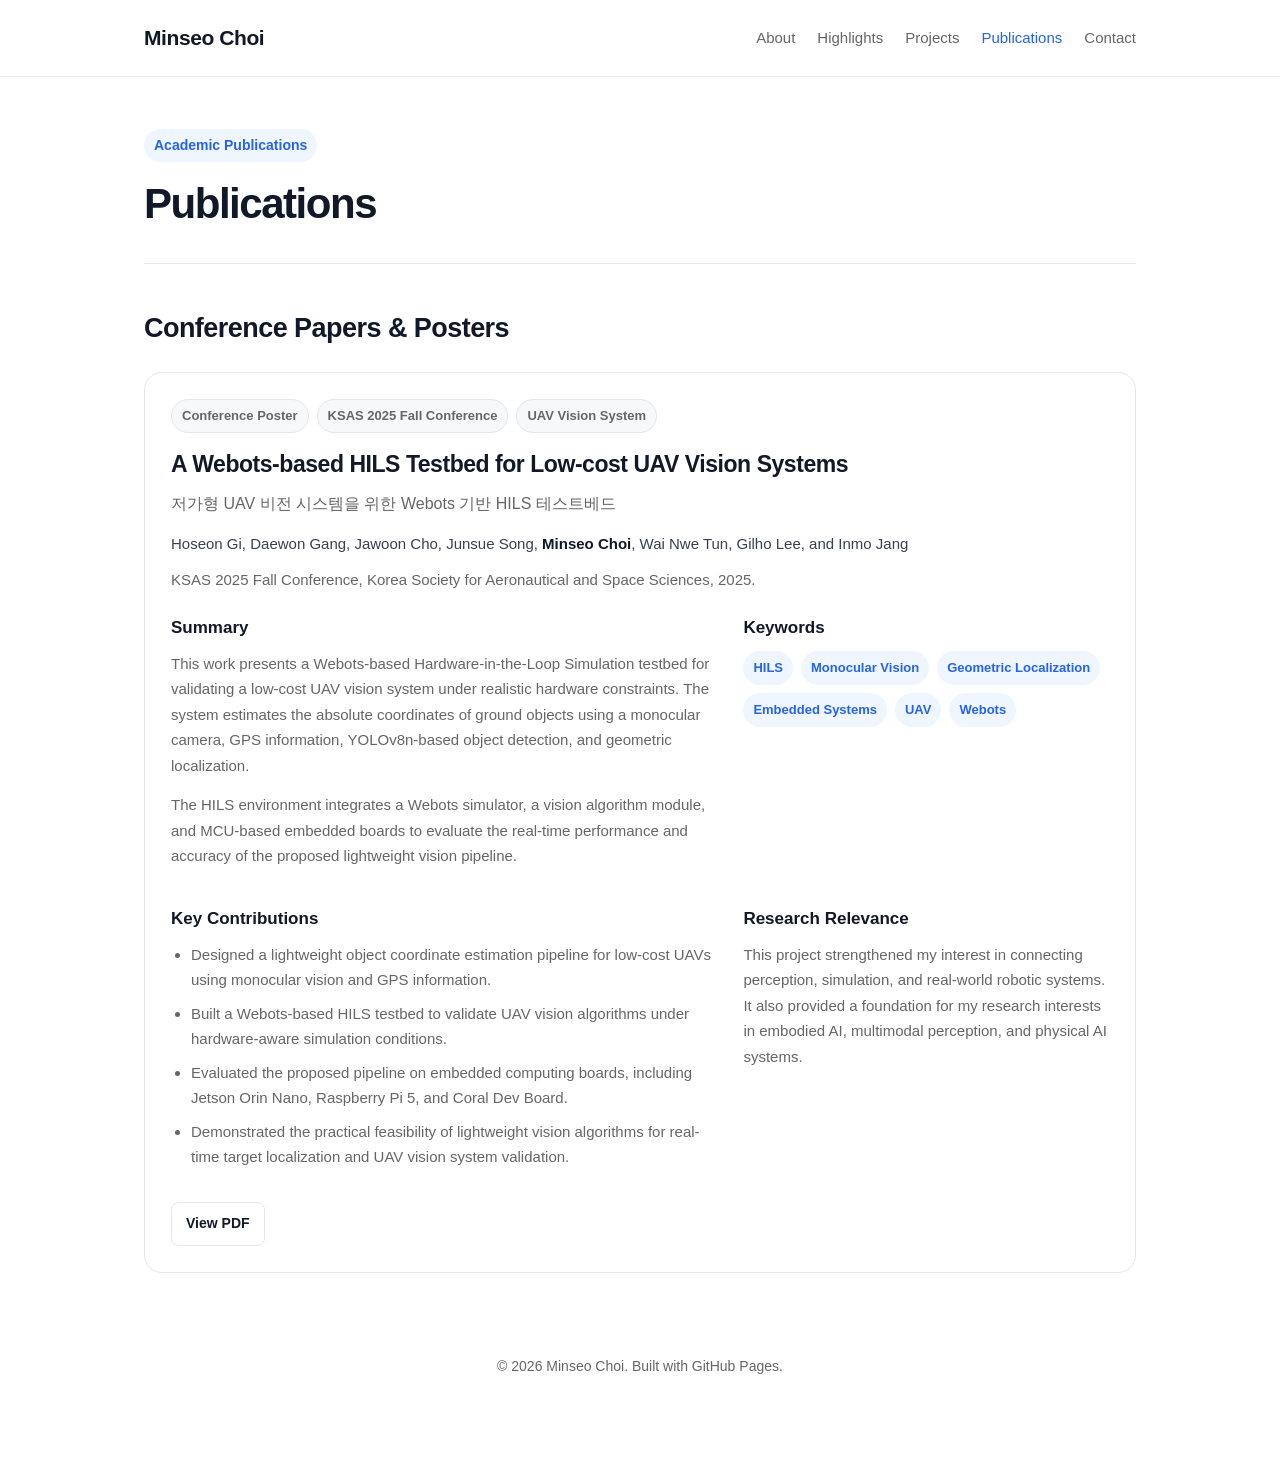
<file: publications.html>
<!DOCTYPE html>

<html lang="en">
<head>
  <meta charset="UTF-8" />
  <meta name="viewport" content="width=device-width, initial-scale=1.0" />
  <title>Publications | Minseo Choi</title>

  <style>
    :root {
      --bg: #ffffff;
      --text: #222222;
      --muted: #666666;
      --light: #f7f8fa;
      --line: #e5e7eb;
      --blue: #2563eb;
      --blue-soft: #eff6ff;
      --dark: #111827;
    }

    * {
      box-sizing: border-box;
    }

    body {
      margin: 0;
      font-family: -apple-system, BlinkMacSystemFont, "Segoe UI", Roboto, Arial, sans-serif;
      color: var(--text);
      background: var(--bg);
      line-height: 1.7;
    }

    a {
      color: var(--blue);
      text-decoration: none;
    }

    a:hover {
      text-decoration: underline;
    }

    .header {
      border-bottom: 1px solid var(--line);
      background: rgba(255, 255, 255, 0.96);
      position: sticky;
      top: 0;
      z-index: 10;
    }

    .header-inner {
      max-width: 1040px;
      margin: 0 auto;
      padding: 20px 24px;
      display: flex;
      justify-content: space-between;
      align-items: center;
    }

    .site-name {
      font-size: 21px;
      font-weight: 700;
      color: var(--dark);
      letter-spacing: -0.02em;
    }

    .nav {
      display: flex;
      gap: 22px;
      font-size: 15px;
    }

    .nav a {
      color: var(--muted);
      font-weight: 500;
    }

    .nav a:hover,
    .nav a.active {
      color: var(--blue);
      text-decoration: none;
    }

    .container {
      max-width: 1040px;
      margin: 0 auto;
      padding: 52px 24px 80px;
    }

    .page-title {
      padding-bottom: 34px;
      border-bottom: 1px solid var(--line);
    }

    .label {
      display: inline-block;
      padding: 5px 10px;
      margin-bottom: 18px;
      border-radius: 999px;
      background: var(--blue-soft);
      color: var(--blue);
      font-size: 14px;
      font-weight: 600;
    }

    h1 {
      margin: 0;
      font-size: 42px;
      line-height: 1.15;
      color: var(--dark);
      letter-spacing: -0.035em;
    }

    .section {
      padding: 42px 0;
      border-bottom: 1px solid var(--line);
    }

    .section:last-of-type {
      border-bottom: none;
    }

    .section-title {
      margin: 0 0 20px;
      font-size: 27px;
      color: var(--dark);
      letter-spacing: -0.02em;
    }

    .publication-card {
      border: 1px solid var(--line);
      border-radius: 18px;
      background: #ffffff;
      padding: 26px;
    }

    .pub-meta {
      display: flex;
      flex-wrap: wrap;
      gap: 8px;
      margin-bottom: 16px;
    }

    .tag {
      display: inline-block;
      padding: 5px 10px;
      border-radius: 999px;
      background: var(--light);
      border: 1px solid var(--line);
      color: var(--muted);
      font-size: 13px;
      font-weight: 600;
    }

    .pub-title {
      margin: 0 0 10px;
      font-size: 23px;
      line-height: 1.35;
      color: var(--dark);
      letter-spacing: -0.02em;
    }

    .pub-title-ko {
      margin: 0 0 14px;
      font-size: 16px;
      color: var(--muted);
      font-weight: 500;
    }

    .authors {
      margin: 0 0 10px;
      color: #374151;
      font-size: 15px;
    }

    .authors strong {
      color: var(--dark);
    }

    .venue {
      margin: 0 0 22px;
      color: var(--muted);
      font-size: 15px;
    }

    .pub-grid {
      display: grid;
      grid-template-columns: 1.2fr 0.8fr;
      gap: 24px;
      margin-top: 22px;
    }

    .pub-block h3 {
      margin: 0 0 8px;
      font-size: 17px;
      color: var(--dark);
    }

    .pub-block p {
      margin: 0 0 14px;
      font-size: 15px;
      color: var(--muted);
    }

    .pub-block ul {
      margin: 0;
      padding-left: 20px;
      color: var(--muted);
      font-size: 15px;
    }

    .pub-block li {
      margin-bottom: 8px;
    }

    .keyword-list {
      display: flex;
      flex-wrap: wrap;
      gap: 8px;
      margin-top: 8px;
    }

    .keyword {
      padding: 6px 10px;
      border-radius: 999px;
      background: var(--blue-soft);
      color: var(--blue);
      font-size: 13px;
      font-weight: 600;
    }

    .pub-links {
      display: flex;
      flex-wrap: wrap;
      gap: 10px;
      margin-top: 24px;
    }

    .button {
      display: inline-block;
      padding: 9px 14px;
      border: 1px solid var(--line);
      border-radius: 8px;
      font-size: 14px;
      font-weight: 600;
      color: var(--dark);
      background: #ffffff;
    }

    .button:hover {
      border-color: var(--blue);
      color: var(--blue);
      text-decoration: none;
    }

    footer {
      margin-top: 40px;
      color: var(--muted);
      font-size: 14px;
      text-align: center;
    }

    @media (max-width: 860px) {
      .header-inner {
        flex-direction: column;
        align-items: flex-start;
        gap: 12px;
      }

      .nav {
        flex-wrap: wrap;
        gap: 14px;
      }

      h1 {
        font-size: 36px;
      }

      .publication-card {
        padding: 22px;
      }

      .pub-grid {
        grid-template-columns: 1fr;
      }
    }
  </style>

</head>

<body>
  <header class="header">
    <div class="header-inner">
      <a href="index.html" class="site-name">Minseo Choi</a>

  <nav class="nav">
    <a href="index.html">About</a>
    <a href="highlights.html">Highlights</a>
    <a href="projects.html">Projects</a>
    <a class="active" href="publications.html">Publications</a>
    <a href="index.html#contact">Contact</a>
  </nav>
</div>

  </header>

  <main class="container">
    <section class="page-title">
      <span class="label">Academic Publications</span>
      <h1>Publications</h1>
    </section>

<section class="section">
  <h2 class="section-title">Conference Papers & Posters</h2>

  <article class="publication-card">
    <div class="pub-meta">
      <span class="tag">Conference Poster</span>
      <span class="tag">KSAS 2025 Fall Conference</span>
      <span class="tag">UAV Vision System</span>
    </div>

    <h3 class="pub-title">
      A Webots-based HILS Testbed for Low-cost UAV Vision Systems
    </h3>

    <p class="pub-title-ko">
      저가형 UAV 비전 시스템을 위한 Webots 기반 HILS 테스트베드
    </p>

    <p class="authors">
      Hoseon Gi, Daewon Gang, Jawoon Cho, Junsue Song,
      <strong>Minseo Choi</strong>, Wai Nwe Tun, Gilho Lee, and Inmo Jang
    </p>

    <p class="venue">
      KSAS 2025 Fall Conference, Korea Society for Aeronautical and Space Sciences, 2025.
    </p>

    <div class="pub-grid">
      <div class="pub-block">
        <h3>Summary</h3>
        <p>
          This work presents a Webots-based Hardware-in-the-Loop Simulation testbed
          for validating a low-cost UAV vision system under realistic hardware constraints.
          The system estimates the absolute coordinates of ground objects using a monocular
          camera, GPS information, YOLOv8n-based object detection, and geometric localization.
        </p>

        <p>
          The HILS environment integrates a Webots simulator, a vision algorithm module,
          and MCU-based embedded boards to evaluate the real-time performance and accuracy
          of the proposed lightweight vision pipeline.
        </p>
      </div>

      <div class="pub-block">
        <h3>Keywords</h3>
        <div class="keyword-list">
          <span class="keyword">HILS</span>
          <span class="keyword">Monocular Vision</span>
          <span class="keyword">Geometric Localization</span>
          <span class="keyword">Embedded Systems</span>
          <span class="keyword">UAV</span>
          <span class="keyword">Webots</span>
        </div>
      </div>
    </div>

    <div class="pub-grid">
      <div class="pub-block">
        <h3>Key Contributions</h3>
        <ul>
          <li>
            Designed a lightweight object coordinate estimation pipeline for low-cost UAVs
            using monocular vision and GPS information.
          </li>
          <li>
            Built a Webots-based HILS testbed to validate UAV vision algorithms under
            hardware-aware simulation conditions.
          </li>
          <li>
            Evaluated the proposed pipeline on embedded computing boards, including
            Jetson Orin Nano, Raspberry Pi 5, and Coral Dev Board.
          </li>
          <li>
            Demonstrated the practical feasibility of lightweight vision algorithms for
            real-time target localization and UAV vision system validation.
          </li>
        </ul>
      </div>

      <div class="pub-block">
        <h3>Research Relevance</h3>
        <p>
          This project strengthened my interest in connecting perception, simulation,
          and real-world robotic systems. It also provided a foundation for my research
          interests in embodied AI, multimodal perception, and physical AI systems.
        </p>
      </div>
    </div>

    <div class="pub-links">
      <a class="button" href="assets/papers/uav-hils-ksas-2025.pdf" target="_blank">
        View PDF
      </a>
    </div>
  </article>
</section>

<footer>
  © 2026 Minseo Choi. Built with GitHub Pages.
</footer>

  </main>
</body>
</html>
</file>
